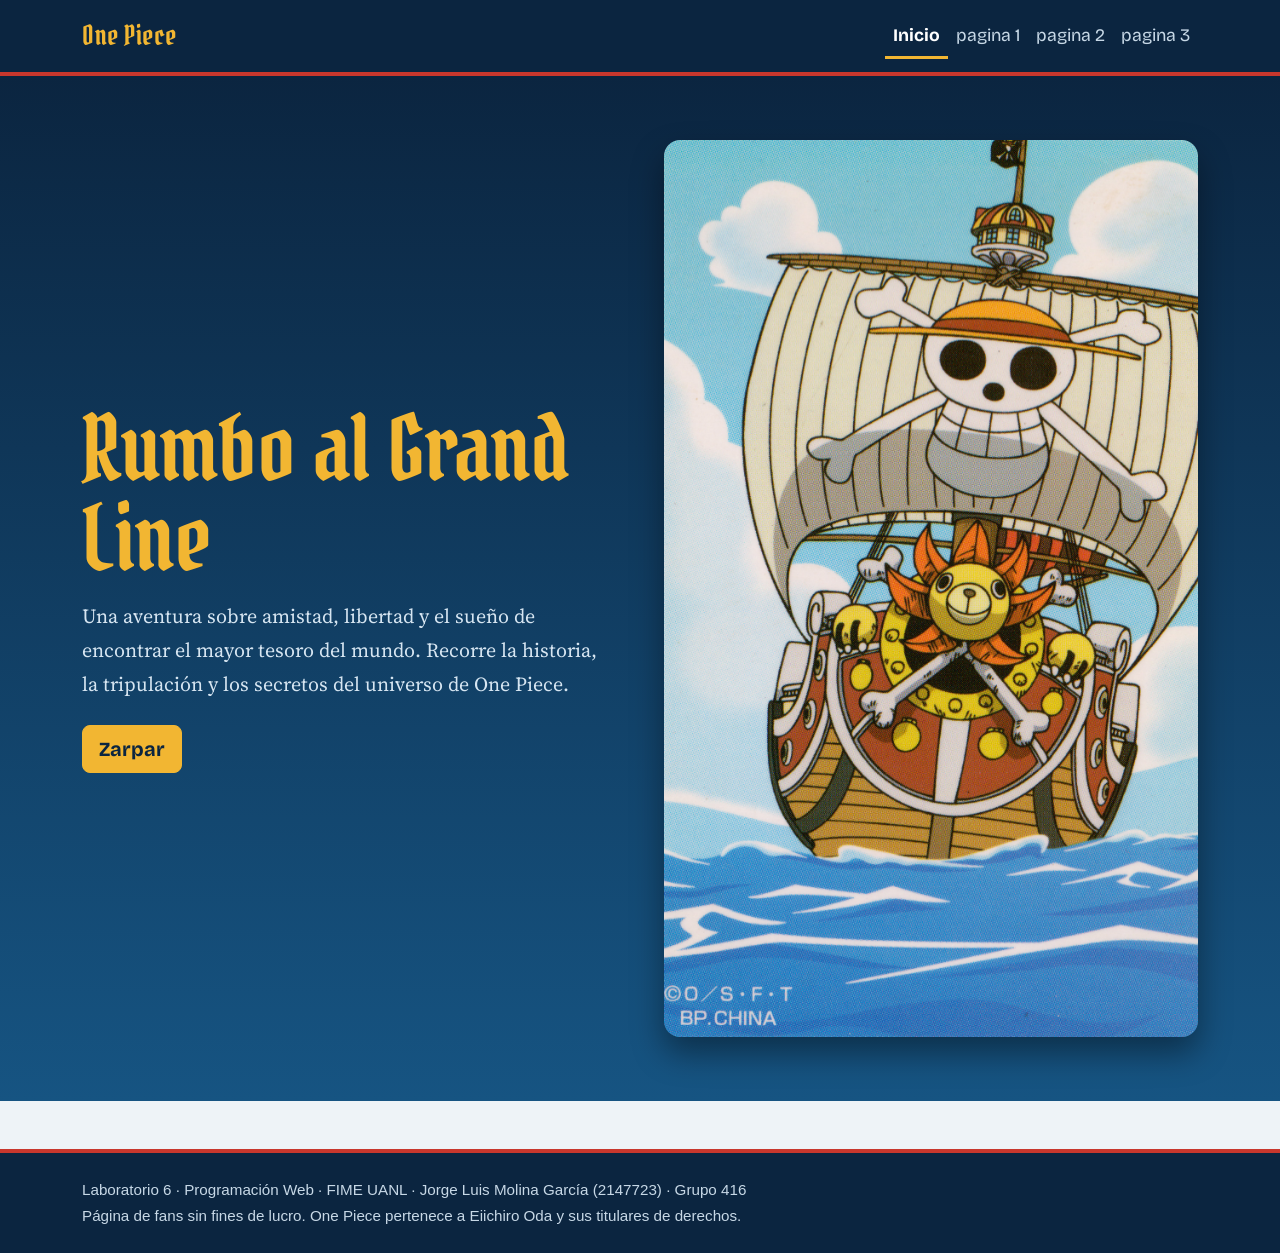
<file: index.html>
<!DOCTYPE html>
<html lang="es">
<head>
<meta charset="UTF-8">
<meta name="viewport" content="width=device-width, initial-scale=1">
<title>Inicio | One Piece | Laboratorio 6</title>
<link href="https://fonts.googleapis.com/css2?family=Bricolage+Grotesque:wght@500;700;800&family=Pirata+One&family=Source+Serif+4:wght@400;600&display=swap" rel="stylesheet">
<link href="https://cdn.jsdelivr.net/npm/bootstrap@5.3.3/dist/css/bootstrap.min.css" rel="stylesheet">
<link href="estilos.css" rel="stylesheet">
</head>
<body>
<nav class="navbar navbar-expand-md navbar-dark">
  <div class="container">
    <a class="navbar-brand" href="index.html">One Piece</a>
    <button class="navbar-toggler" type="button" data-bs-toggle="collapse" data-bs-target="#menu" aria-controls="menu" aria-expanded="false" aria-label="Abrir menú"><span class="navbar-toggler-icon"></span></button>
    <div class="collapse navbar-collapse" id="menu">
      <ul class="navbar-nav ms-auto">
        <li class="nav-item"><a class="nav-link active" aria-current="page" href="index.html">Inicio</a></li>
        <li class="nav-item"><a class="nav-link" href="pagina1.html">pagina 1</a></li>
        <li class="nav-item"><a class="nav-link" href="pagina2.html">pagina 2</a></li>
        <li class="nav-item"><a class="nav-link" href="pagina3.html">pagina 3</a></li>
      </ul>
    </div>
  </div>
</nav>

<header class="hero">
  <div class="container">
    <div class="row align-items-center g-5">
      <div class="col-lg-6">
        <h1>Rumbo al Grand Line</h1>
        <p class="fs-5 mt-3">Una aventura sobre amistad, libertad y el sueño de encontrar el mayor tesoro del mundo. Recorre la historia, la tripulación y los secretos del universo de One Piece.</p>
        <a class="btn btn-oro btn-lg mt-2" href="pagina1.html">Zarpar</a>
      </div>
      <div class="col-lg-6"><img class="img-fluid" src="img/hero.jpg" alt="Barco pirata navegando con una bandera de calavera"></div>
    </div>
  </div>
</header>
<footer class="pie"><div class="container">Laboratorio 6 · Programación Web · FIME UANL · Jorge Luis Molina García (2147723) · Grupo 416<br>Página de fans sin fines de lucro. One Piece pertenece a Eiichiro Oda y sus titulares de derechos.</div></footer>
<script src="https://cdn.jsdelivr.net/npm/bootstrap@5.3.3/dist/js/bootstrap.bundle.min.js"></script>
</body>
</html>
</file>
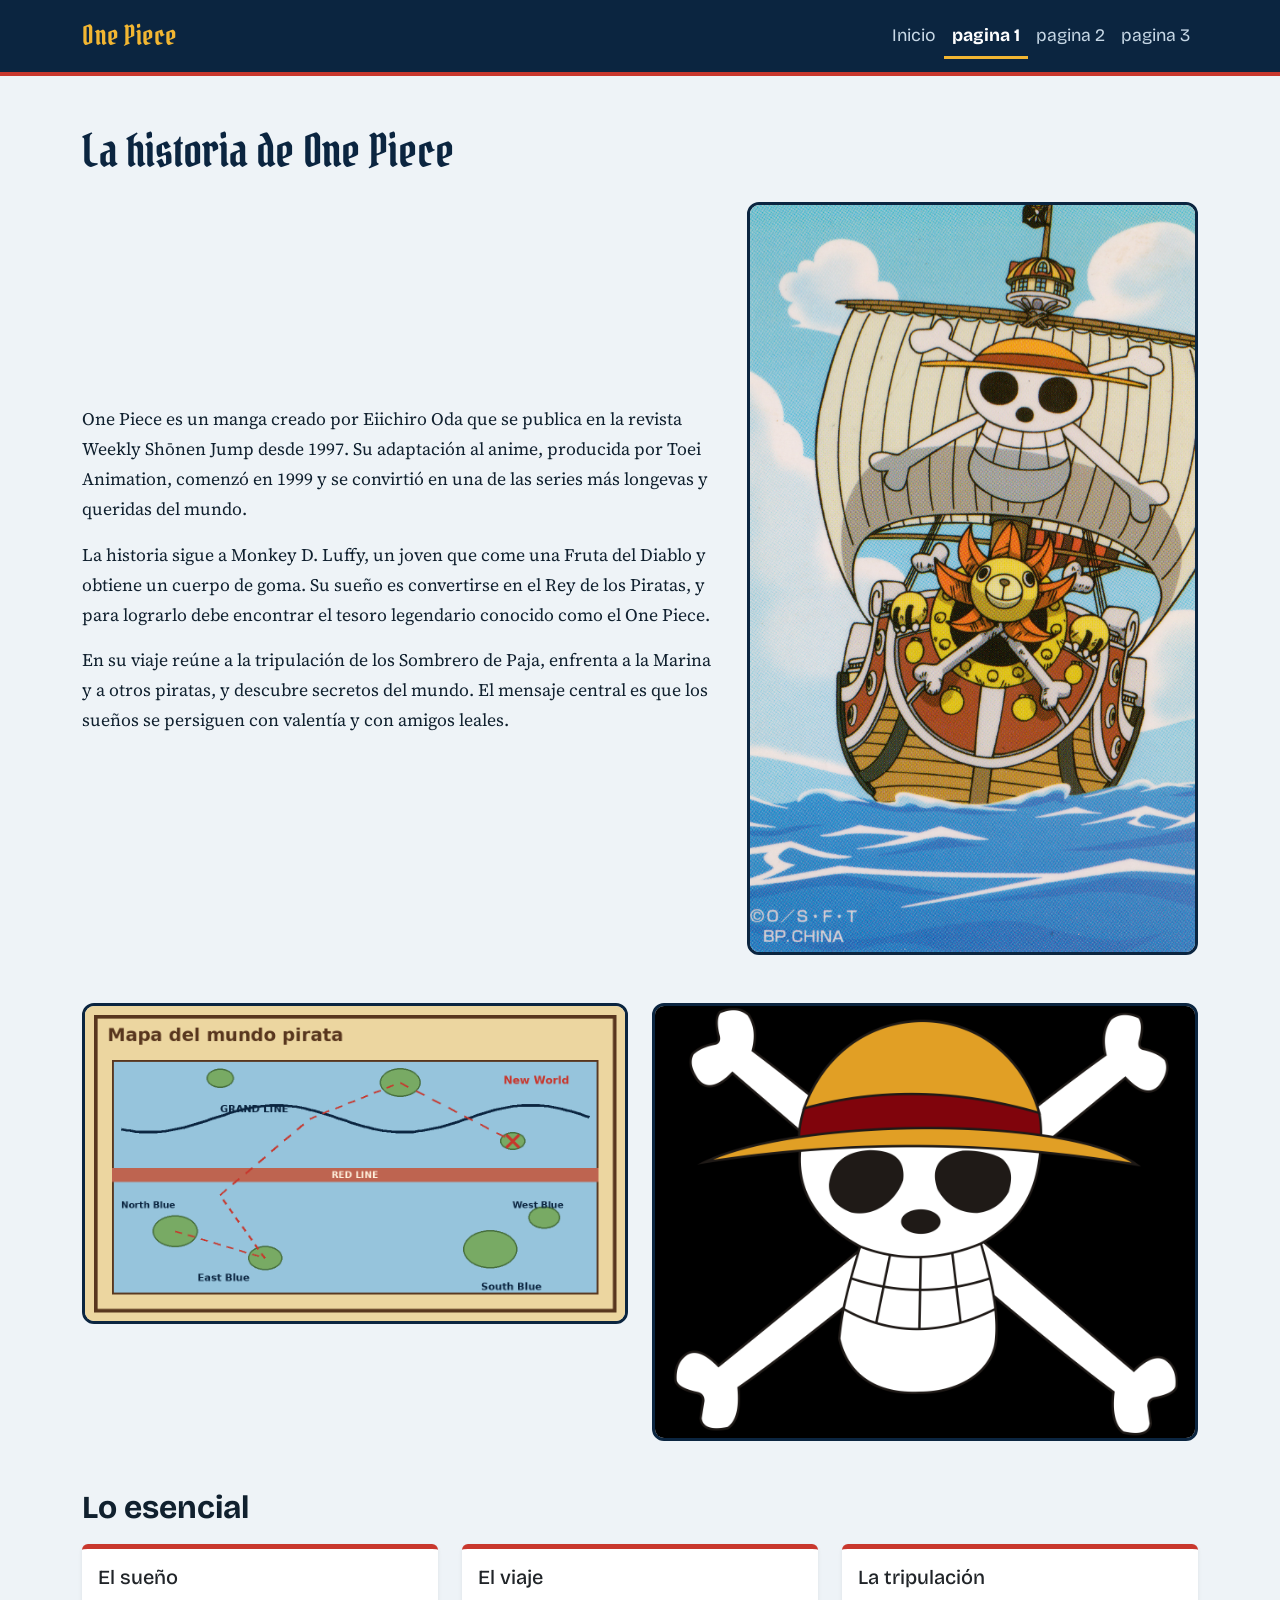
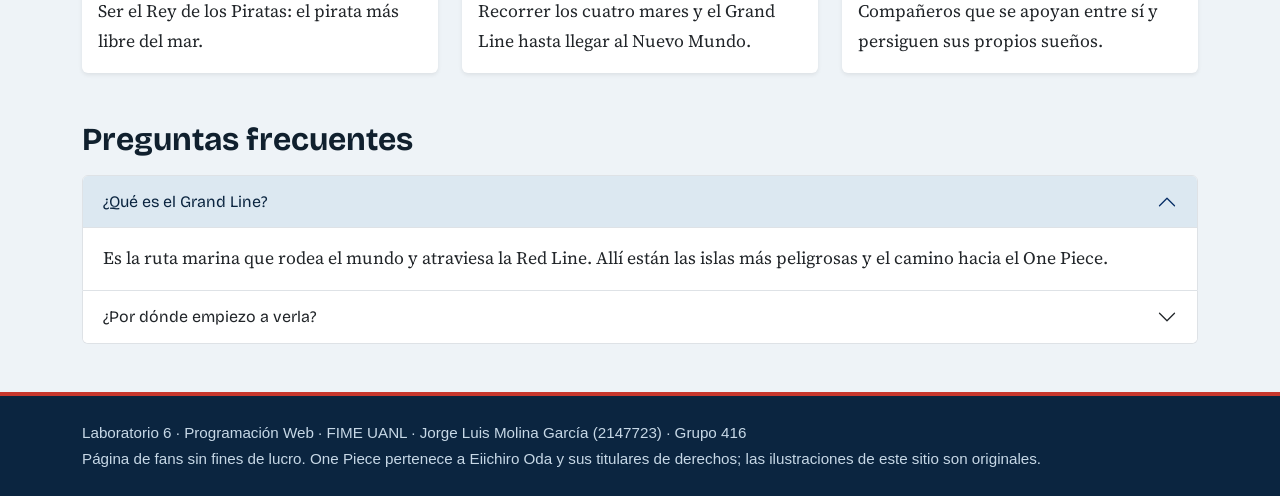
<file: pagina1.html>
<!DOCTYPE html>
<html lang="es">
<head>
<meta charset="UTF-8">
<meta name="viewport" content="width=device-width, initial-scale=1">
<title>La historia | One Piece | Laboratorio 6</title>
<link href="https://fonts.googleapis.com/css2?family=Bricolage+Grotesque:wght@500;700;800&family=Pirata+One&family=Source+Serif+4:wght@400;600&display=swap" rel="stylesheet">
<link href="https://cdn.jsdelivr.net/npm/bootstrap@5.3.3/dist/css/bootstrap.min.css" rel="stylesheet">
<link href="estilos.css" rel="stylesheet">
</head>
<body>
<nav class="navbar navbar-expand-md navbar-dark">
  <div class="container">
    <a class="navbar-brand" href="index.html">One Piece</a>
    <button class="navbar-toggler" type="button" data-bs-toggle="collapse" data-bs-target="#menu" aria-controls="menu" aria-expanded="false" aria-label="Abrir menú"><span class="navbar-toggler-icon"></span></button>
    <div class="collapse navbar-collapse" id="menu">
      <ul class="navbar-nav ms-auto">
        <li class="nav-item"><a class="nav-link" href="index.html">Inicio</a></li>
        <li class="nav-item"><a class="nav-link active" aria-current="page" href="pagina1.html">pagina 1</a></li>
        <li class="nav-item"><a class="nav-link" href="pagina2.html">pagina 2</a></li>
        <li class="nav-item"><a class="nav-link" href="pagina3.html">pagina 3</a></li>
      </ul>
    </div>
  </div>
</nav>

<main class="container my-5">
  <h1 class="titulo mb-4">La historia de One Piece</h1>
  <div class="row g-4 align-items-center mb-5">
    <div class="col-md-7">
      <p>One Piece es un manga creado por Eiichiro Oda que se publica en la revista Weekly Shōnen Jump desde 1997. Su adaptación al anime, producida por Toei Animation, comenzó en 1999 y se convirtió en una de las series más longevas y queridas del mundo.</p>
      <p>La historia sigue a Monkey D. Luffy, un joven que come una Fruta del Diablo y obtiene un cuerpo de goma. Su sueño es convertirse en el Rey de los Piratas, y para lograrlo debe encontrar el tesoro legendario conocido como el One Piece.</p>
      <p>En su viaje reúne a la tripulación de los Sombrero de Paja, enfrenta a la Marina y a otros piratas, y descubre secretos del mundo. El mensaje central es que los sueños se persiguen con valentía y con amigos leales.</p>
    </div>
    <div class="col-md-5"><img class="img-art" src="img/hero.jpg" alt="Barco pirata con velas desplegadas sobre el mar"></div>
  </div>

  <div class="row g-4 mb-5">
    <div class="col-md-6"><img class="img-art" src="img/mapa_mares.png" alt="Mapa con los mares, la Red Line y el Grand Line"></div>
    <div class="col-md-6"><img class="img-art" src="img/bandera.png" alt="Bandera pirata negra con calavera y huesos cruzados"></div>
  </div>

  <h2 class="fw-bold mb-3">Lo esencial</h2>
  <div class="row row-cols-1 row-cols-md-3 g-4 mb-5">
    <div class="col"><div class="card h-100 border-0 shadow-sm"><div class="card-body"><h3 class="h5 card-title">El sueño</h3><p class="card-text">Ser el Rey de los Piratas: el pirata más libre del mar.</p></div></div></div>
    <div class="col"><div class="card h-100 border-0 shadow-sm"><div class="card-body"><h3 class="h5 card-title">El viaje</h3><p class="card-text">Recorrer los cuatro mares y el Grand Line hasta llegar al Nuevo Mundo.</p></div></div></div>
    <div class="col"><div class="card h-100 border-0 shadow-sm"><div class="card-body"><h3 class="h5 card-title">La tripulación</h3><p class="card-text">Compañeros que se apoyan entre sí y persiguen sus propios sueños.</p></div></div></div>
  </div>

  <h2 class="fw-bold mb-3">Preguntas frecuentes</h2>
  <div class="accordion" id="faq">
    <div class="accordion-item"><h3 class="accordion-header"><button class="accordion-button" type="button" data-bs-toggle="collapse" data-bs-target="#q1" aria-expanded="true" aria-controls="q1">¿Qué es el Grand Line?</button></h3>
      <div id="q1" class="accordion-collapse collapse show" data-bs-parent="#faq"><div class="accordion-body">Es la ruta marina que rodea el mundo y atraviesa la Red Line. Allí están las islas más peligrosas y el camino hacia el One Piece.</div></div></div>
    <div class="accordion-item"><h3 class="accordion-header"><button class="accordion-button collapsed" type="button" data-bs-toggle="collapse" data-bs-target="#q2" aria-expanded="false" aria-controls="q2">¿Por dónde empiezo a verla?</button></h3>
      <div id="q2" class="accordion-collapse collapse" data-bs-parent="#faq"><div class="accordion-body">Lo más sencillo es comenzar por el episodio 1 del anime y avanzar en orden, o leer el manga desde el capítulo 1.</div></div></div>
  </div>
</main>
<footer class="pie"><div class="container">Laboratorio 6 · Programación Web · FIME UANL · Jorge Luis Molina García (2147723) · Grupo 416<br>Página de fans sin fines de lucro. One Piece pertenece a Eiichiro Oda y sus titulares de derechos; las ilustraciones de este sitio son originales.</div></footer>
<script src="https://cdn.jsdelivr.net/npm/bootstrap@5.3.3/dist/js/bootstrap.bundle.min.js"></script>
</body>
</html>
</file>
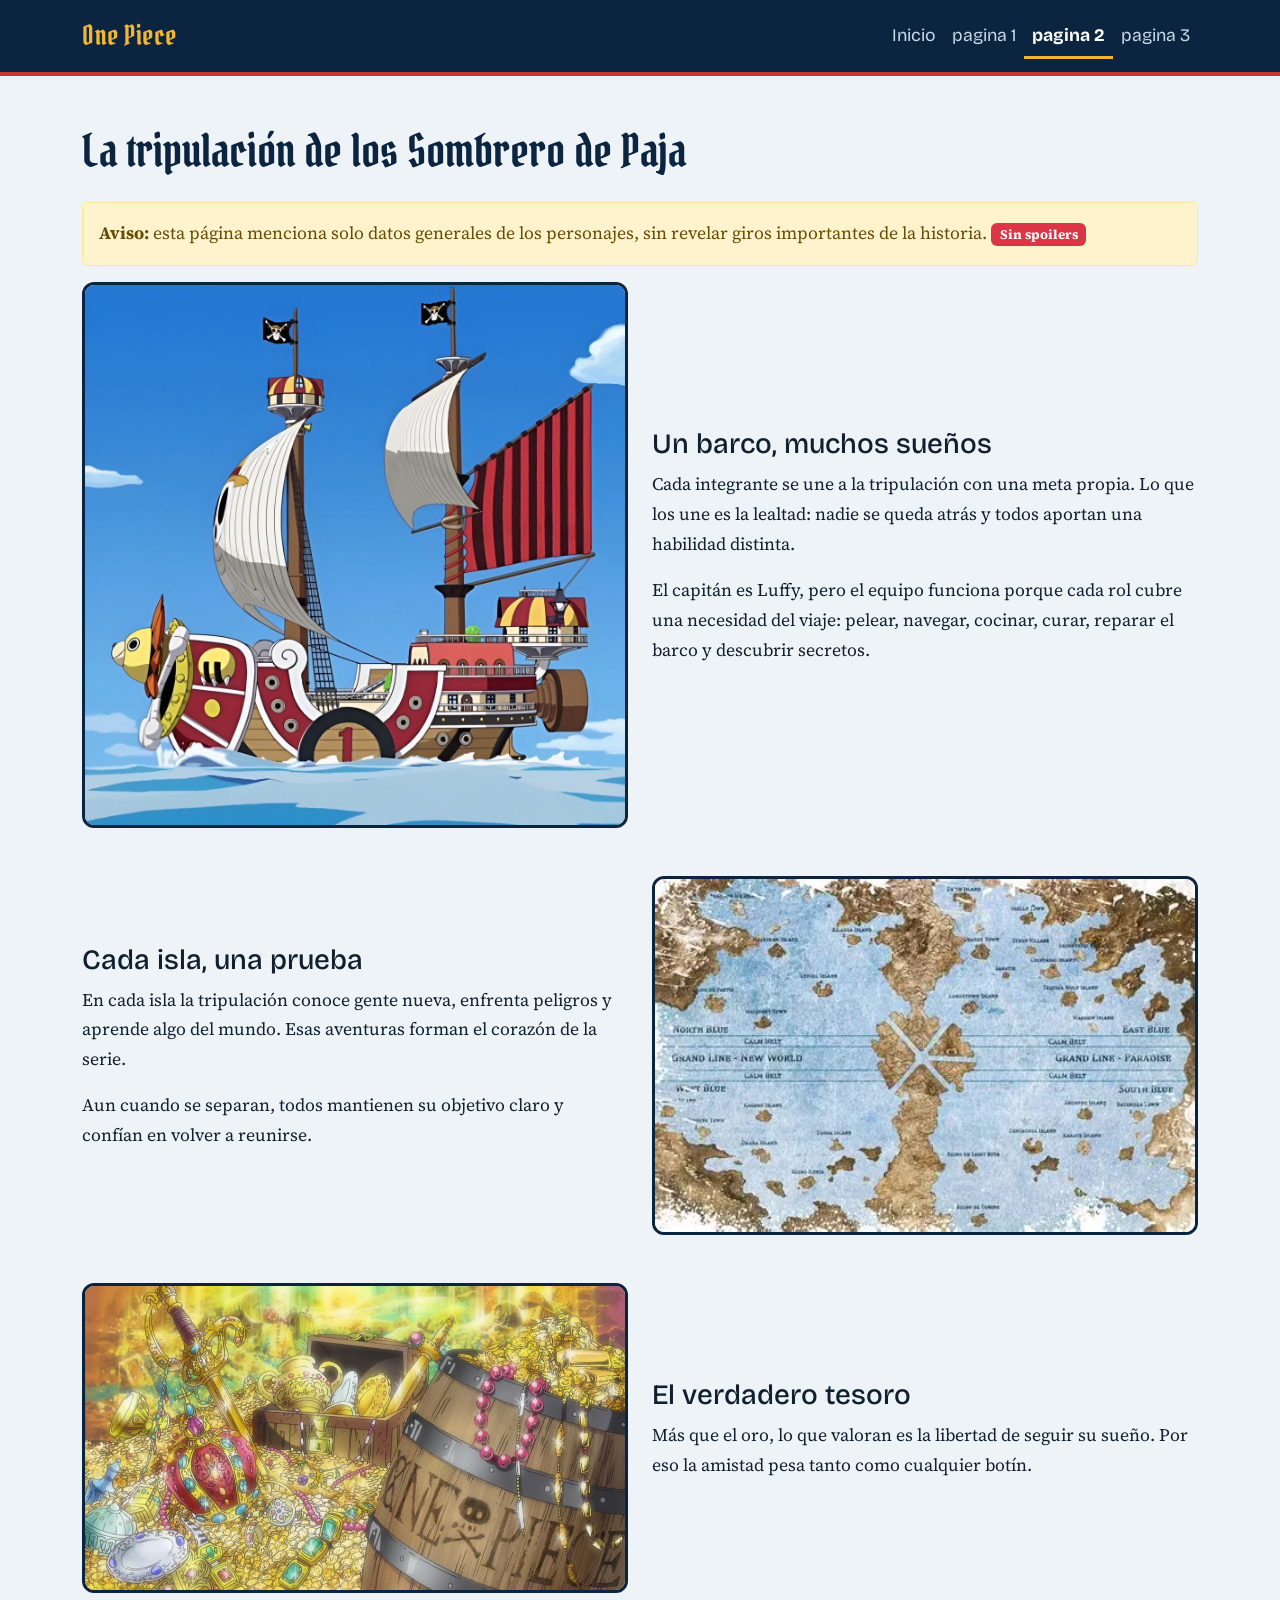
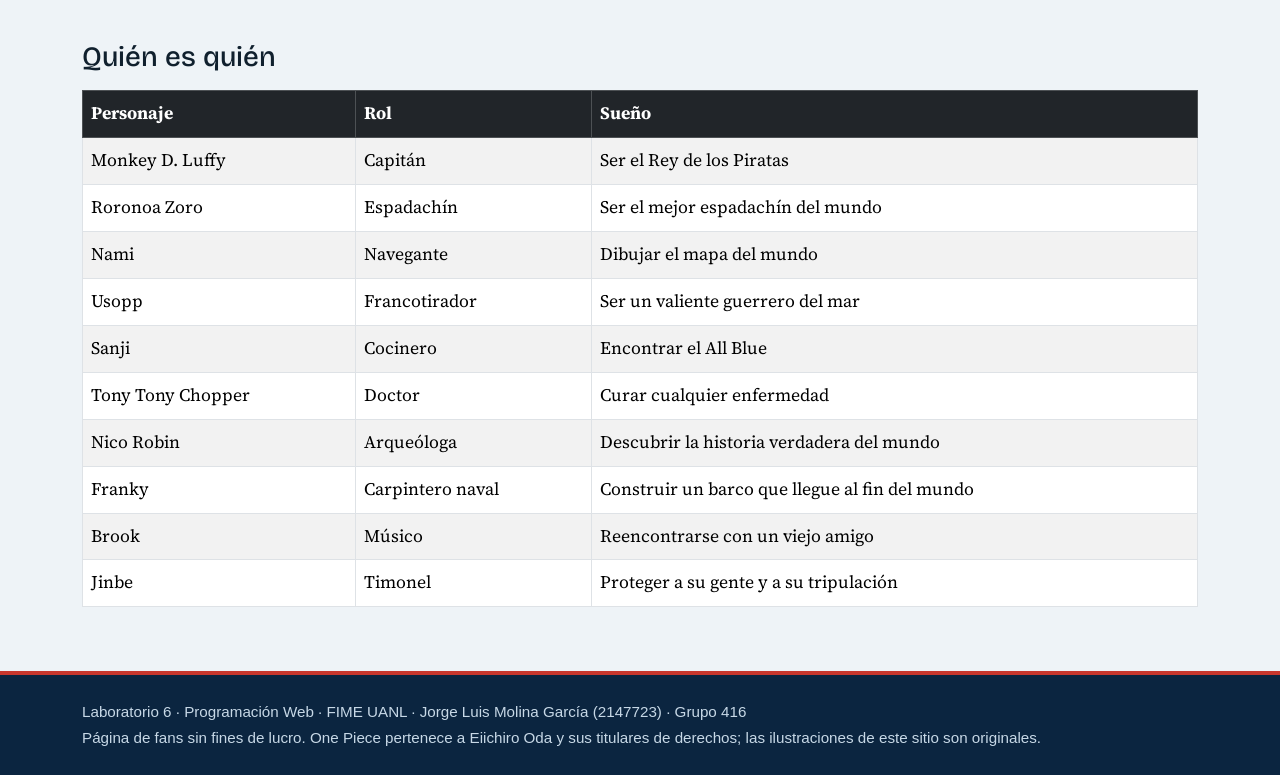
<file: pagina2.html>
<!DOCTYPE html>
<html lang="es">
<head>
<meta charset="UTF-8">
<meta name="viewport" content="width=device-width, initial-scale=1">
<title>La tripulación | One Piece | Laboratorio 6</title>
<link href="https://fonts.googleapis.com/css2?family=Bricolage+Grotesque:wght@500;700;800&family=Pirata+One&family=Source+Serif+4:wght@400;600&display=swap" rel="stylesheet">
<link href="https://cdn.jsdelivr.net/npm/bootstrap@5.3.3/dist/css/bootstrap.min.css" rel="stylesheet">
<link href="estilos.css" rel="stylesheet">
</head>
<body>
<nav class="navbar navbar-expand-md navbar-dark">
  <div class="container">
    <a class="navbar-brand" href="index.html">One Piece</a>
    <button class="navbar-toggler" type="button" data-bs-toggle="collapse" data-bs-target="#menu" aria-controls="menu" aria-expanded="false" aria-label="Abrir menú"><span class="navbar-toggler-icon"></span></button>
    <div class="collapse navbar-collapse" id="menu">
      <ul class="navbar-nav ms-auto">
        <li class="nav-item"><a class="nav-link" href="index.html">Inicio</a></li>
        <li class="nav-item"><a class="nav-link" href="pagina1.html">pagina 1</a></li>
        <li class="nav-item"><a class="nav-link active" aria-current="page" href="pagina2.html">pagina 2</a></li>
        <li class="nav-item"><a class="nav-link" href="pagina3.html">pagina 3</a></li>
      </ul>
    </div>
  </div>
</nav>

<main class="container my-5">
  <h1 class="titulo mb-4">La tripulación de los Sombrero de Paja</h1>
  <div class="alert alert-warning" role="alert"><strong>Aviso:</strong> esta página menciona solo datos generales de los personajes, sin revelar giros importantes de la historia. <span class="badge text-bg-danger">Sin spoilers</span></div>

  <div class="row g-4 mb-5 align-items-center">
    <div class="col-md-6"><img class="img-art" src="img/timon.png" alt="Timón de madera de un barco"></div>
    <div class="col-md-6">
      <h2 class="h3">Un barco, muchos sueños</h2>
      <p>Cada integrante se une a la tripulación con una meta propia. Lo que los une es la lealtad: nadie se queda atrás y todos aportan una habilidad distinta.</p>
      <p>El capitán es Luffy, pero el equipo funciona porque cada rol cubre una necesidad del viaje: pelear, navegar, cocinar, curar, reparar el barco y descubrir secretos.</p>
    </div>
  </div>

  <div class="row g-4 mb-5 align-items-center">
    <div class="col-md-6 order-md-2"><img class="img-art" src="img/isla.png" alt="Isla con palmeras bajo un sol brillante"></div>
    <div class="col-md-6 order-md-1">
      <h2 class="h3">Cada isla, una prueba</h2>
      <p>En cada isla la tripulación conoce gente nueva, enfrenta peligros y aprende algo del mundo. Esas aventuras forman el corazón de la serie.</p>
      <p>Aun cuando se separan, todos mantienen su objetivo claro y confían en volver a reunirse.</p>
    </div>
  </div>

  <div class="row g-4 mb-5 align-items-center">
    <div class="col-md-6"><img class="img-art" src="img/tesoro.png" alt="Cofre del tesoro abierto con monedas de oro"></div>
    <div class="col-md-6">
      <h2 class="h3">El verdadero tesoro</h2>
      <p>Más que el oro, lo que valoran es la libertad de seguir su sueño. Por eso la amistad pesa tanto como cualquier botín.</p>
    </div>
  </div>

  <h2 class="h3 mb-3">Quién es quién</h2>
  <div class="table-responsive">
    <table class="table table-striped table-bordered align-middle">
      <thead class="table-dark"><tr><th>Personaje</th><th>Rol</th><th>Sueño</th></tr></thead>
      <tbody>
        <tr><td>Monkey D. Luffy</td><td>Capitán</td><td>Ser el Rey de los Piratas</td></tr>
        <tr><td>Roronoa Zoro</td><td>Espadachín</td><td>Ser el mejor espadachín del mundo</td></tr>
        <tr><td>Nami</td><td>Navegante</td><td>Dibujar el mapa del mundo</td></tr>
        <tr><td>Usopp</td><td>Francotirador</td><td>Ser un valiente guerrero del mar</td></tr>
        <tr><td>Sanji</td><td>Cocinero</td><td>Encontrar el All Blue</td></tr>
        <tr><td>Tony Tony Chopper</td><td>Doctor</td><td>Curar cualquier enfermedad</td></tr>
        <tr><td>Nico Robin</td><td>Arqueóloga</td><td>Descubrir la historia verdadera del mundo</td></tr>
        <tr><td>Franky</td><td>Carpintero naval</td><td>Construir un barco que llegue al fin del mundo</td></tr>
        <tr><td>Brook</td><td>Músico</td><td>Reencontrarse con un viejo amigo</td></tr>
        <tr><td>Jinbe</td><td>Timonel</td><td>Proteger a su gente y a su tripulación</td></tr>
      </tbody>
    </table>
  </div>
</main>
<footer class="pie"><div class="container">Laboratorio 6 · Programación Web · FIME UANL · Jorge Luis Molina García (2147723) · Grupo 416<br>Página de fans sin fines de lucro. One Piece pertenece a Eiichiro Oda y sus titulares de derechos; las ilustraciones de este sitio son originales.</div></footer>
<script src="https://cdn.jsdelivr.net/npm/bootstrap@5.3.3/dist/js/bootstrap.bundle.min.js"></script>
</body>
</html>
</file>
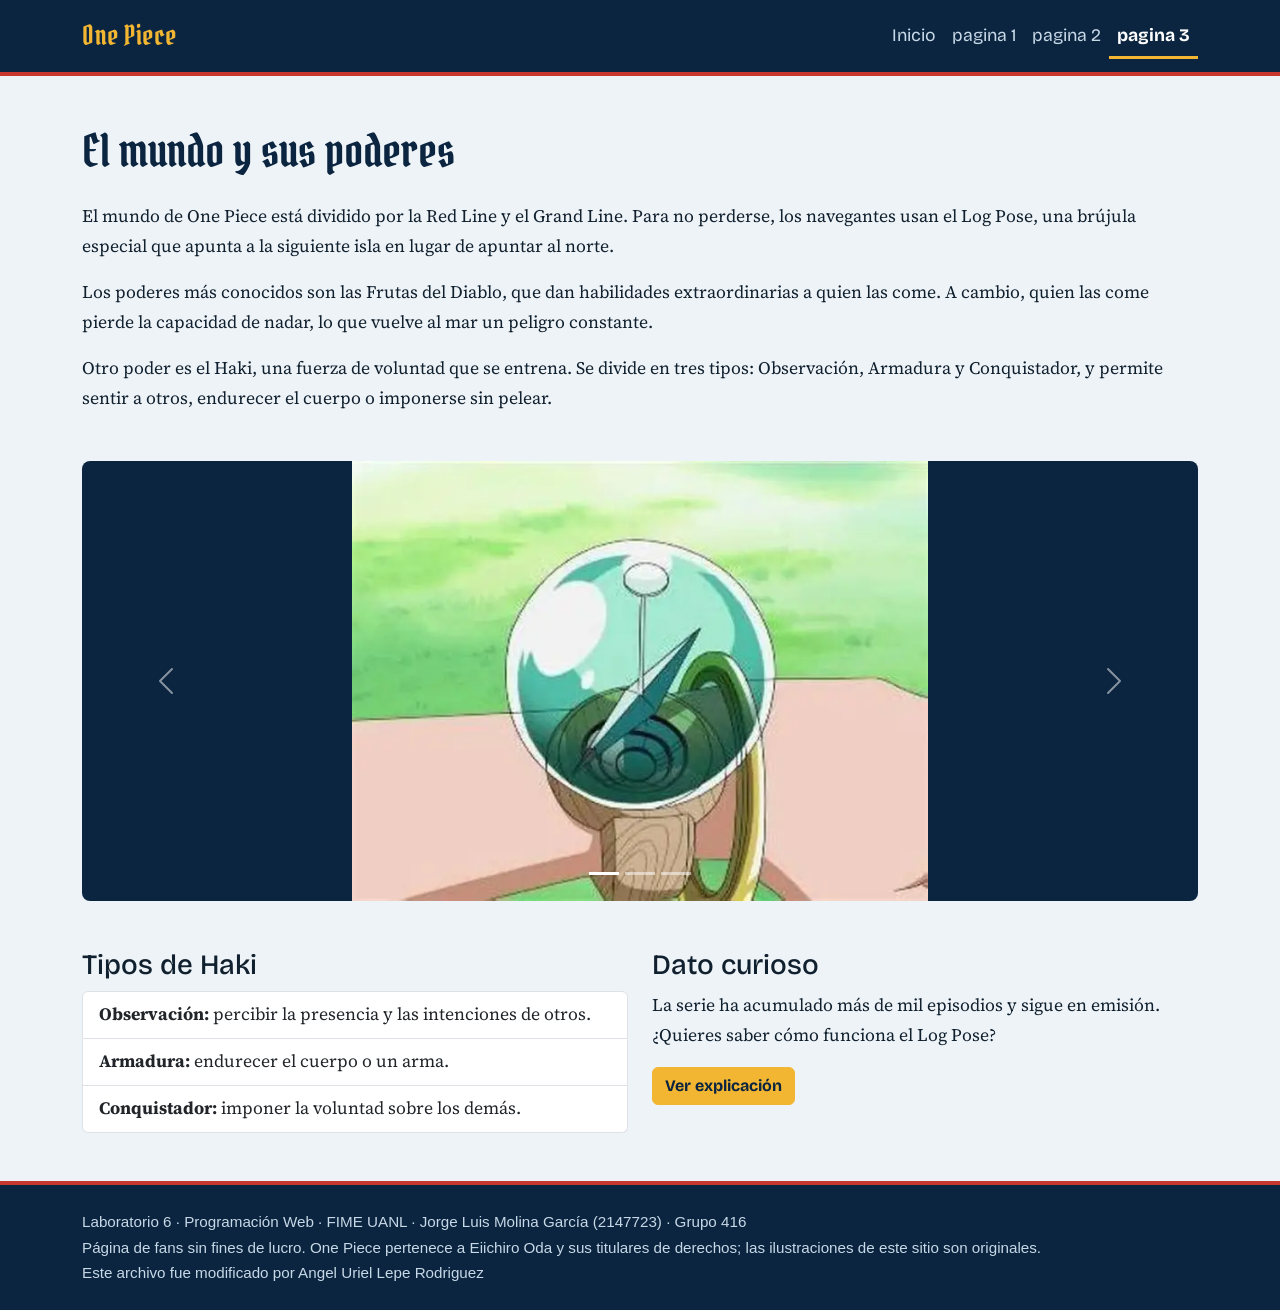
<file: pagina3.html>
<!DOCTYPE html>
<html lang="es">
<head>
<meta charset="UTF-8">
<meta name="viewport" content="width=device-width, initial-scale=1">
<title>El mundo y sus poderes | One Piece | Laboratorio 6</title>
<link href="https://fonts.googleapis.com/css2?family=Bricolage+Grotesque:wght@500;700;800&family=Pirata+One&family=Source+Serif+4:wght@400;600&display=swap" rel="stylesheet">
<link href="https://cdn.jsdelivr.net/npm/bootstrap@5.3.3/dist/css/bootstrap.min.css" rel="stylesheet">
<link href="estilos.css" rel="stylesheet">
</head>
<body>
<nav class="navbar navbar-expand-md navbar-dark">
  <div class="container">
    <a class="navbar-brand" href="index.html">One Piece</a>
    <button class="navbar-toggler" type="button" data-bs-toggle="collapse" data-bs-target="#menu" aria-controls="menu" aria-expanded="false" aria-label="Abrir menú"><span class="navbar-toggler-icon"></span></button>
    <div class="collapse navbar-collapse" id="menu">
      <ul class="navbar-nav ms-auto">
        <li class="nav-item"><a class="nav-link" href="index.html">Inicio</a></li>
        <li class="nav-item"><a class="nav-link" href="pagina1.html">pagina 1</a></li>
        <li class="nav-item"><a class="nav-link" href="pagina2.html">pagina 2</a></li>
        <li class="nav-item"><a class="nav-link active" aria-current="page" href="pagina3.html">pagina 3</a></li>
      </ul>
    </div>
  </div>
</nav>

<main class="container my-5">
  <h1 class="titulo mb-4">El mundo y sus poderes</h1>
  <p>El mundo de One Piece está dividido por la Red Line y el Grand Line. Para no perderse, los navegantes usan el Log Pose, una brújula especial que apunta a la siguiente isla en lugar de apuntar al norte.</p>
  <p>Los poderes más conocidos son las Frutas del Diablo, que dan habilidades extraordinarias a quien las come. A cambio, quien las come pierde la capacidad de nadar, lo que vuelve al mar un peligro constante.</p>
  <p>Otro poder es el Haki, una fuerza de voluntad que se entrena. Se divide en tres tipos: Observación, Armadura y Conquistador, y permite sentir a otros, endurecer el cuerpo o imponerse sin pelear.</p>

  <div id="galeria" class="carousel slide my-5" data-bs-ride="carousel" aria-label="Galería de poderes y herramientas">
    <div class="carousel-indicators">
      <button type="button" data-bs-target="#galeria" data-bs-slide-to="0" class="active" aria-current="true" aria-label="Log Pose"></button>
      <button type="button" data-bs-target="#galeria" data-bs-slide-to="1" aria-label="Fruta del Diablo"></button>
      <button type="button" data-bs-target="#galeria" data-bs-slide-to="2" aria-label="Haki"></button>
    </div>
    <div class="carousel-inner rounded-3">
      <div class="carousel-item active"><img src="img/log_pose.png" class="d-block w-100" alt="Brújula dorada llamada Log Pose"></div>
      <div class="carousel-item"><img src="img/fruta.png" class="d-block w-100" alt="Fruta morada con espiral, inspirada en las Frutas del Diablo"></div>
      <div class="carousel-item"><img src="img/haki.png" class="d-block w-100" alt="Ondas de energía rojas que representan el Haki"></div>
    </div>
    <button class="carousel-control-prev" type="button" data-bs-target="#galeria" data-bs-slide="prev"><span class="carousel-control-prev-icon" aria-hidden="true"></span><span class="visually-hidden">Anterior</span></button>
    <button class="carousel-control-next" type="button" data-bs-target="#galeria" data-bs-slide="next"><span class="carousel-control-next-icon" aria-hidden="true"></span><span class="visually-hidden">Siguiente</span></button>
  </div>

  <div class="row g-4">
    <div class="col-md-6">
      <h2 class="h3">Tipos de Haki</h2>
      <ul class="list-group">
        <li class="list-group-item"><strong>Observación:</strong> percibir la presencia y las intenciones de otros.</li>
        <li class="list-group-item"><strong>Armadura:</strong> endurecer el cuerpo o un arma.</li>
        <li class="list-group-item"><strong>Conquistador:</strong> imponer la voluntad sobre los demás.</li>
      </ul>
    </div>
    <div class="col-md-6">
      <h2 class="h3">Dato curioso</h2>
      <p>La serie ha acumulado más de mil episodios y sigue en emisión. ¿Quieres saber cómo funciona el Log Pose?</p>
      <button type="button" class="btn btn-oro" data-bs-toggle="modal" data-bs-target="#logpose">Ver explicación</button>
    </div>
  </div>

  <div class="modal fade" id="logpose" tabindex="-1" aria-labelledby="logposeTitulo" aria-hidden="true">
    <div class="modal-dialog modal-dialog-centered"><div class="modal-content">
      <div class="modal-header"><h2 class="modal-title fs-5" id="logposeTitulo">¿Cómo funciona el Log Pose?</h2><button type="button" class="btn-close" data-bs-dismiss="modal" aria-label="Cerrar"></button></div>
      <div class="modal-body">En el Grand Line la brújula normal no sirve por los campos magnéticos de las islas. El Log Pose guarda la señal de la isla donde estás y, pasado un tiempo, apunta a la siguiente.</div>
      <div class="modal-footer"><button type="button" class="btn btn-secondary" data-bs-dismiss="modal">Cerrar</button></div>
    </div></div>
  </div>
</main>
<footer class="pie"><div class="container">Laboratorio 6 · Programación Web · FIME UANL · Jorge Luis Molina García (2147723) · Grupo 416<br>Página de fans sin fines de lucro. One Piece pertenece a Eiichiro Oda y sus titulares de derechos; las ilustraciones de este sitio son originales.<br>Este archivo fue modificado por Angel Uriel Lepe Rodriguez</div></footer>
<script src="https://cdn.jsdelivr.net/npm/bootstrap@5.3.3/dist/js/bootstrap.bundle.min.js"></script>
</body>
</html>
</file>
<file: estilos.css>
:root{--mar:#0B2540;--oceano:#165482;--oro:#F2B632;--rojo:#C8372D;--espuma:#EEF3F7;--tinta:#10202E}
body{font-family:"Source Serif 4",Georgia,serif;background:var(--espuma);color:var(--tinta);line-height:1.7;font-size:1.1rem}
h1,h2,h3,.nav-link,.btn{font-family:"Bricolage Grotesque","Segoe UI",Arial,sans-serif}
.navbar{background:var(--mar);border-bottom:4px solid var(--rojo)}
.navbar-brand{font-family:"Pirata One","Bricolage Grotesque",Georgia,serif;font-size:1.7rem;color:var(--oro)!important;letter-spacing:.02em}
.navbar .nav-link{color:#c7d8e6;border-bottom:3px solid transparent;padding-bottom:.35rem}
.navbar .nav-link:hover{color:#fff}
.navbar .nav-link.active{color:#fff;border-bottom-color:var(--oro);font-weight:700}
.hero{background:linear-gradient(180deg,var(--mar),var(--oceano));color:#fff;padding:4rem 0}
.hero h1{font-family:"Pirata One","Bricolage Grotesque",Georgia,serif;font-size:clamp(3rem,8vw,5.6rem);line-height:1;color:var(--oro)}
.hero p{color:#d6e5f1;max-width:34rem}
.hero img{border-radius:1rem;box-shadow:0 1rem 2rem rgba(0,0,0,.4)}
.btn-oro{background:var(--oro);border-color:var(--oro);color:var(--mar);font-weight:700}
.btn-oro:hover{background:#ffd066;border-color:#ffd066}
.img-art{width:100%;border-radius:.75rem;border:3px solid var(--mar)}
h1.titulo{font-family:"Pirata One","Bricolage Grotesque",Georgia,serif;font-size:2.8rem;color:var(--mar)}
code{color:var(--rojo)}
.card{border-top:5px solid var(--rojo)!important}
.accordion-button:not(.collapsed){background:#dce8f1;color:var(--mar)}
.carousel-inner img{max-height:440px;object-fit:contain;background:var(--mar)}
.table thead{background:var(--mar)}
.pie{background:var(--mar);color:#c7d8e6;padding:1.5rem 0;margin-top:3rem;font-family:"Segoe UI",Arial,sans-serif;font-size:.95rem;border-top:4px solid var(--rojo)}
@media (prefers-reduced-motion:reduce){*{transition:none!important;animation:none!important}}
</file>
